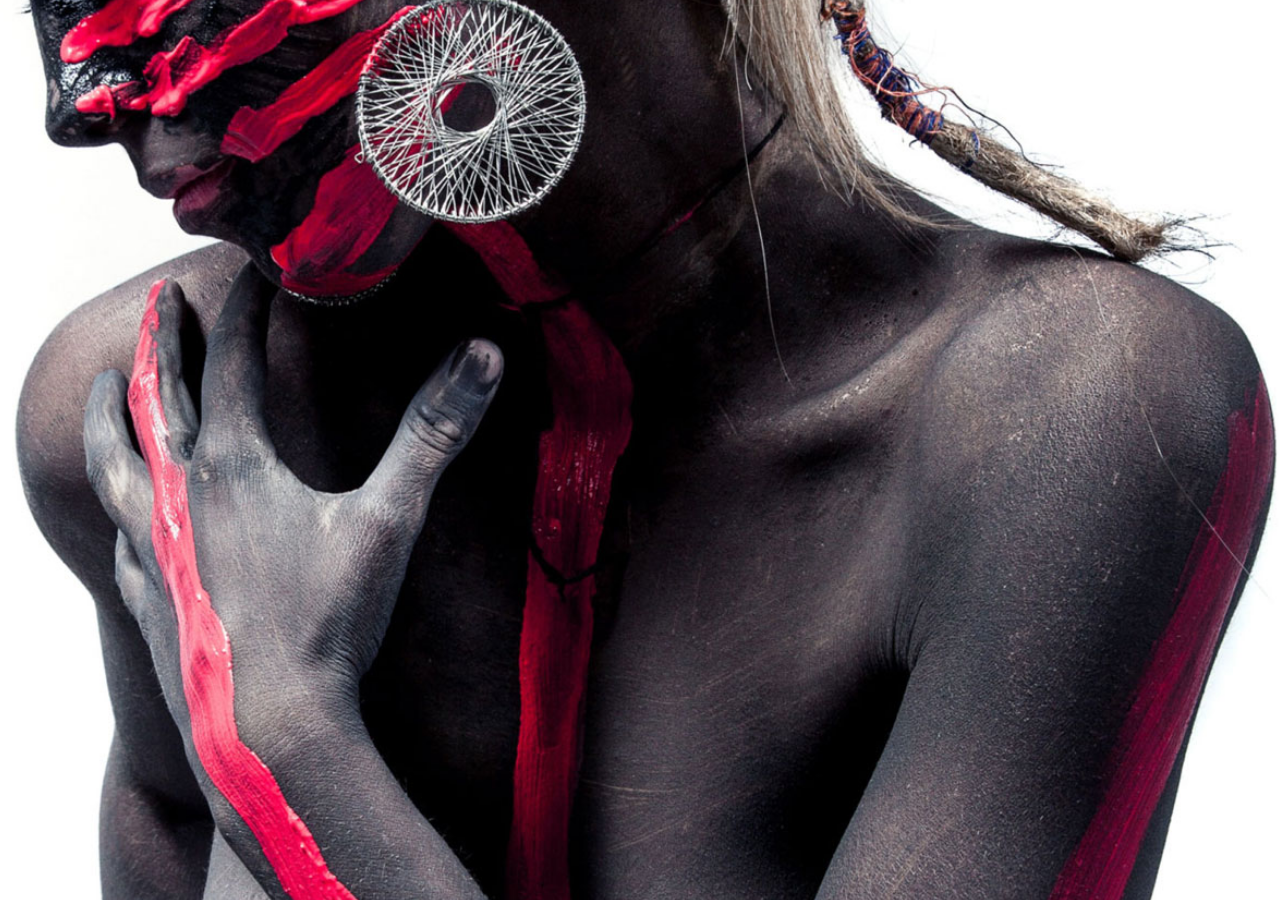
<file: Assets/gli/glitch.html>
<!DOCTYPE html>
<html lang="en">
	<head>
		<link rel="stylesheet" type="text/css" href="css/glitch.css" />
	</head>
	<body class="demo-2 render">
			<div class="content">
				<div class="glitch">
					<div class="glitch__img"></div>
					<div class="glitch__img"></div>
					<div class="glitch__img"></div>
					<div class="glitch__img"></div>
					<div class="glitch__img"></div>
				</div>
			</div>
		<script src="js/imagesloaded.pkgd.min.js"></script>
		<script src="js/glitch.js"></script>
	</body>
</html>
</file>
<file: Assets/gli/css/glitch.css>
.demo-2 {
	--color-text: #aaa;
	--color-bg: #000;
	--color-link: #1c1cc9;
	--color-link-hover: #aaa;
	--color-info: #1c1cc9;
	--glitch-width: 100vw;
	--glitch-height: 100vh;
	--gap-horizontal: 10px;
	--gap-vertical: 5px;
	--color-title: #fff;
	--time-anim: 4s;
	--delay-anim: 2s;
	--blend-mode-1: none;
	--blend-mode-2: none;
	--blend-mode-3: none;
	--blend-mode-4: overlay;
	--blend-mode-5: overlay;
	--blend-color-1: transparent;
	--blend-color-2: transparent;
	--blend-color-3: transparent;
	--blend-color-4: #fb909a;
	--blend-color-5: #1c1cc9;
}

.content__title {
	font-size: 11vw;
	margin: 35vh 0 0 0;
	position: relative;
	font-family: 'Bungee', cursive;
	color: var(--color-title);
	animation-name: glitch-anim-text;
	animation-duration: var(--time-anim);
	animation-timing-function: linear;
	animation-iteration-count: infinite;
	animation-delay: calc(var(--delay-anim) + var(--time-anim) * 0.2);
}

/* Glitch styles */
.glitch {
	position: absolute;
	top: 0;
	left: 0;
	width: var(--glitch-width);
	height: var(--glitch-height);
	overflow: hidden;
}

.glitch__img {
	position: absolute;
	top: calc(-1 * var(--gap-vertical));
	left: calc(-1 * var(--gap-horizontal));
	width: calc(100% + var(--gap-horizontal) * 2);
	height: calc(100% + var(--gap-vertical) * 2);
	background: url(../img/img2.jpg) no-repeat 50% 0;
	background-color: var(--blend-color-1);
	background-size: cover;
	transform: translate3d(0,0,0);
	background-blend-mode: var(--blend-mode-1);
}

.glitch__img:nth-child(n+2) {
	opacity: 0;
}

.imgloaded .glitch__img:nth-child(n+2) {
	animation-duration: var(--time-anim);
	animation-delay: var(--delay-anim);
	animation-timing-function: linear;
	animation-iteration-count: infinite;
}

.imgloaded .glitch__img:nth-child(2) {
	background-color: var(--blend-color-2);
	background-blend-mode: var(--blend-mode-2);
	animation-name: glitch-anim-1;
}

.imgloaded .glitch__img:nth-child(3) {
	background-color: var(--blend-color-3);
	background-blend-mode: var(--blend-mode-3);
	animation-name: glitch-anim-2;
}

.imgloaded .glitch__img:nth-child(4) {
	background-color: var(--blend-color-4);
	background-blend-mode: var(--blend-mode-4);
	animation-name: glitch-anim-3;
}

.imgloaded .glitch__img:nth-child(5) {
	background-color: var(--blend-color-5);
	background-blend-mode: var(--blend-mode-5);
	animation-name: glitch-anim-flash;
}

/* Animations */

@keyframes glitch-anim-1 {
	0% { 
		opacity: 1;
		transform: translate3d(var(--gap-horizontal),0,0);
		-webkit-clip-path: polygon(0 2%, 100% 2%, 100% 5%, 0 5%);
		clip-path: polygon(0 2%, 100% 2%, 100% 5%, 0 5%);
	}
	2% {
		-webkit-clip-path: polygon(0 15%, 100% 15%, 100% 15%, 0 15%);
		clip-path: polygon(0 15%, 100% 15%, 100% 15%, 0 15%);
	}
	4% {
		-webkit-clip-path: polygon(0 10%, 100% 10%, 100% 20%, 0 20%);
		clip-path: polygon(0 10%, 100% 10%, 100% 20%, 0 20%);
	}
	6% {
		-webkit-clip-path: polygon(0 1%, 100% 1%, 100% 2%, 0 2%);
		clip-path: polygon(0 1%, 100% 1%, 100% 2%, 0 2%);
	}
	8% {
		-webkit-clip-path: polygon(0 33%, 100% 33%, 100% 33%, 0 33%);
		clip-path: polygon(0 33%, 100% 33%, 100% 33%, 0 33%);
	}
	10% {
		-webkit-clip-path: polygon(0 44%, 100% 44%, 100% 44%, 0 44%);
		clip-path: polygon(0 44%, 100% 44%, 100% 44%, 0 44%);
	}
	12% {
		-webkit-clip-path: polygon(0 50%, 100% 50%, 100% 20%, 0 20%);
		clip-path: polygon(0 50%, 100% 50%, 100% 20%, 0 20%);
	}
	14% {
		-webkit-clip-path: polygon(0 70%, 100% 70%, 100% 70%, 0 70%);
		clip-path: polygon(0 70%, 100% 70%, 100% 70%, 0 70%);
	}
	16% {
		-webkit-clip-path: polygon(0 80%, 100% 80%, 100% 80%, 0 80%);
		clip-path: polygon(0 80%, 100% 80%, 100% 80%, 0 80%);
	}
	18% {
		-webkit-clip-path: polygon(0 50%, 100% 50%, 100% 55%, 0 55%);
		clip-path: polygon(0 50%, 100% 50%, 100% 55%, 0 55%);
	}
	20% {
		-webkit-clip-path: polygon(0 70%, 100% 70%, 100% 80%, 0 80%);
		clip-path: polygon(0 70%, 100% 70%, 100% 80%, 0 80%);
	}
	21.9% {
		opacity: 1;
		transform: translate3d(var(--gap-horizontal),0,0);
	}
	22%, 100% {
		opacity: 0;
		transform: translate3d(0,0,0);
		-webkit-clip-path: polygon(0 0, 0 0, 0 0, 0 0);
		clip-path: polygon(0 0, 0 0, 0 0, 0 0);
	}
}

@keyframes glitch-anim-2 {
	0% { 
		opacity: 1;
		transform: translate3d(calc(-1 * var(--gap-horizontal)),0,0);
		-webkit-clip-path: polygon(0 25%, 100% 25%, 100% 30%, 0 30%);
		clip-path: polygon(0 25%, 100% 25%, 100% 30%, 0 30%);
	}
	3% {
		-webkit-clip-path: polygon(0 3%, 100% 3%, 100% 3%, 0 3%);
		clip-path: polygon(0 3%, 100% 3%, 100% 3%, 0 3%);
	}
	5% {
		-webkit-clip-path: polygon(0 5%, 100% 5%, 100% 20%, 0 20%);
		clip-path: polygon(0 5%, 100% 5%, 100% 20%, 0 20%);
	}
	7% {
		-webkit-clip-path: polygon(0 20%, 100% 20%, 100% 20%, 0 20%);
		clip-path: polygon(0 20%, 100% 20%, 100% 20%, 0 20%);
	}
	9% {
		-webkit-clip-path: polygon(0 40%, 100% 40%, 100% 40%, 0 40%);
		clip-path: polygon(0 40%, 100% 40%, 100% 40%, 0 40%);
	}
	11% {
		-webkit-clip-path: polygon(0 52%, 100% 52%, 100% 59%, 0 59%);
		clip-path: polygon(0 52%, 100% 52%, 100% 59%, 0 59%);
	}
	13% {
		-webkit-clip-path: polygon(0 60%, 100% 60%, 100% 60%, 0 60%);
		clip-path: polygon(0 60%, 100% 60%, 100% 60%, 0 60%);
	}
	15% {
		-webkit-clip-path: polygon(0 75%, 100% 75%, 100% 75%, 0 75%);
		clip-path: polygon(0 75%, 100% 75%, 100% 75%, 0 75%);
	}
	17% {
		-webkit-clip-path: polygon(0 65%, 100% 65%, 100% 40%, 0 40%);
		clip-path: polygon(0 65%, 100% 65%, 100% 40%, 0 40%);
	}
	19% {
		-webkit-clip-path: polygon(0 45%, 100% 45%, 100% 50%, 0 50%);
		clip-path: polygon(0 45%, 100% 45%, 100% 50%, 0 50%);
	}
	20% {
		-webkit-clip-path: polygon(0 14%, 100% 14%, 100% 33%, 0 33%);
		clip-path: polygon(0 14%, 100% 14%, 100% 33%, 0 33%);
	}
	21.9% {
		opacity: 1;
		transform: translate3d(calc(-1 * var(--gap-horizontal)),0,0);
	}
	22%, 100% {
		opacity: 0;
		transform: translate3d(0,0,0);
		-webkit-clip-path: polygon(0 0, 0 0, 0 0, 0 0);
		clip-path: polygon(0 0, 0 0, 0 0, 0 0);
	}
}

@keyframes glitch-anim-3 {
	0% { 
		opacity: 1;
		transform: translate3d(0, calc(-1 * var(--gap-vertical)), 0) scale3d(-1,-1,1);
		-webkit-clip-path: polygon(0 1%, 100% 1%, 100% 3%, 0 3%);
		clip-path: polygon(0 1%, 100% 1%, 100% 3%, 0 3%);
	}
	1.5% {
		-webkit-clip-path: polygon(0 10%, 100% 10%, 100% 9%, 0 9%);
		clip-path: polygon(0 10%, 100% 10%, 100% 9%, 0 9%);
	}
	2% {
		-webkit-clip-path: polygon(0 5%, 100% 5%, 100% 6%, 0 6%);
		clip-path: polygon(0 5%, 100% 5%, 100% 6%, 0 6%);
	}
	2.5% {
		-webkit-clip-path: polygon(0 20%, 100% 20%, 100% 20%, 0 20%);
		clip-path: polygon(0 20%, 100% 20%, 100% 20%, 0 20%);
	}
	3% {
		-webkit-clip-path: polygon(0 10%, 100% 10%, 100% 10%, 0 10%);
		clip-path: polygon(0 10%, 100% 10%, 100% 10%, 0 10%);
	}
	5% {
		-webkit-clip-path: polygon(0 30%, 100% 30%, 100% 25%, 0 25%);
		clip-path: polygon(0 30%, 100% 30%, 100% 25%, 0 25%);
	}
	5.5% {
		-webkit-clip-path: polygon(0 15%, 100% 15%, 100% 16%, 0 16%);
		clip-path: polygon(0 15%, 100% 15%, 100% 16%, 0 16%);
	}
	7% {
		-webkit-clip-path: polygon(0 40%, 100% 40%, 100% 39%, 0 39%);
		clip-path: polygon(0 40%, 100% 40%, 100% 39%, 0 39%);
	}
	8% {
		-webkit-clip-path: polygon(0 20%, 100% 20%, 100% 21%, 0 21%);
		clip-path: polygon(0 20%, 100% 20%, 100% 21%, 0 21%);
	}
	9% {
		-webkit-clip-path: polygon(0 60%, 100% 60%, 100% 55%, 0 55%);
		clip-path: polygon(0 60%, 100% 60%, 100% 55%, 0 55%);
	}
	10.5% {
		-webkit-clip-path: polygon(0 30%, 100% 30%, 100% 31%, 0 31%);
		clip-path: polygon(0 30%, 100% 30%, 100% 31%, 0 31%);
	}
	11% {
		-webkit-clip-path: polygon(0 70%, 100% 70%, 100% 69%, 0 69%);
		clip-path: polygon(0 70%, 100% 70%, 100% 69%, 0 69%);
	}
	13% {
		-webkit-clip-path: polygon(0 40%, 100% 40%, 100% 41%, 0 41%);
		clip-path: polygon(0 40%, 100% 40%, 100% 41%, 0 41%);
	}
	14% {
		-webkit-clip-path: polygon(0 80%, 100% 80%, 100% 75%, 0 75%);
		clip-path: polygon(0 80%, 100% 80%, 100% 75%, 0 75%);
	}
	14.5% {
		-webkit-clip-path: polygon(0 50%, 100% 50%, 100% 51%, 0 51%);
		clip-path: polygon(0 50%, 100% 50%, 100% 51%, 0 51%);
	}
	15% {
		-webkit-clip-path: polygon(0 90%, 100% 90%, 100% 90%, 0 90%);
		clip-path: polygon(0 90%, 100% 90%, 100% 90%, 0 90%);
	}
	16% {
		-webkit-clip-path: polygon(0 60%, 100% 60%, 100% 60%, 0 60%);
		clip-path: polygon(0 60%, 100% 60%, 100% 60%, 0 60%);
	}
	18% {
		-webkit-clip-path: polygon(0 100%, 100% 100%, 100% 99%, 0 99%);
		clip-path: polygon(0 100%, 100% 100%, 100% 99%, 0 99%);
	}
	20% {
		-webkit-clip-path: polygon(0 70%, 100% 70%, 100% 71%, 0 71%);
		clip-path: polygon(0 70%, 100% 70%, 100% 71%, 0 71%);
	}
	21.9% {
		opacity: 1;
		transform: translate3d(0, calc(-1 * var(--gap-vertical)), 0) scale3d(-1,-1,1);
	}
	22%, 100% {
		opacity: 0;
		transform: translate3d(0,0,0);
		-webkit-clip-path: polygon(0 0, 0 0, 0 0, 0 0);
		clip-path: polygon(0 0, 0 0, 0 0, 0 0);
	}
}

@keyframes glitch-anim-text {
	0% { 
		transform: translate3d(calc(-1 * var(--gap-horizontal)),0,0) scale3d(-1,-1,1);
		-webkit-clip-path: polygon(0 20%, 100% 20%, 100% 21%, 0 21%);
		clip-path: polygon(0 20%, 100% 20%, 100% 21%, 0 21%);
	}
	2% {
		-webkit-clip-path: polygon(0 33%, 100% 33%, 100% 33%, 0 33%);
		clip-path: polygon(0 33%, 100% 33%, 100% 33%, 0 33%);
	}
	4% {
		-webkit-clip-path: polygon(0 44%, 100% 44%, 100% 44%, 0 44%);
		clip-path: polygon(0 44%, 100% 44%, 100% 44%, 0 44%);
	}
	5% {
		-webkit-clip-path: polygon(0 50%, 100% 50%, 100% 20%, 0 20%);
		clip-path: polygon(0 50%, 100% 50%, 100% 20%, 0 20%);
	}
	6% {
		-webkit-clip-path: polygon(0 70%, 100% 70%, 100% 70%, 0 70%);
		clip-path: polygon(0 70%, 100% 70%, 100% 70%, 0 70%);
	}
	7% {
		-webkit-clip-path: polygon(0 80%, 100% 80%, 100% 80%, 0 80%);
		clip-path: polygon(0 80%, 100% 80%, 100% 80%, 0 80%);
	}
	8% {
		-webkit-clip-path: polygon(0 50%, 100% 50%, 100% 55%, 0 55%);
		clip-path: polygon(0 50%, 100% 50%, 100% 55%, 0 55%);
	}
	9% {
		-webkit-clip-path: polygon(0 70%, 100% 70%, 100% 80%, 0 80%);
		clip-path: polygon(0 70%, 100% 70%, 100% 80%, 0 80%);
	}
	9.9% {
		transform: translate3d(calc(-1 * var(--gap-horizontal)),0,0) scale3d(-1,-1,1);
	}
	10%, 100% {
		transform: translate3d(0,0,0) scale3d(1,1,1);
		-webkit-clip-path: polygon(0 0, 100% 0, 100% 100%, 0% 100%);
		clip-path: polygon(0 0, 100% 0, 100% 100%, 0% 100%);
	}
}

/* Flash */
@keyframes glitch-anim-flash {
	0%, 5% { 
		opacity: 0.2; 
		transform: translate3d(var(--gap-horizontal), var(--gap-vertical), 0);
	}
	5.5%, 100% {
		opacity: 0;
		transform: translate3d(0, 0, 0);
	}
}
</file>
